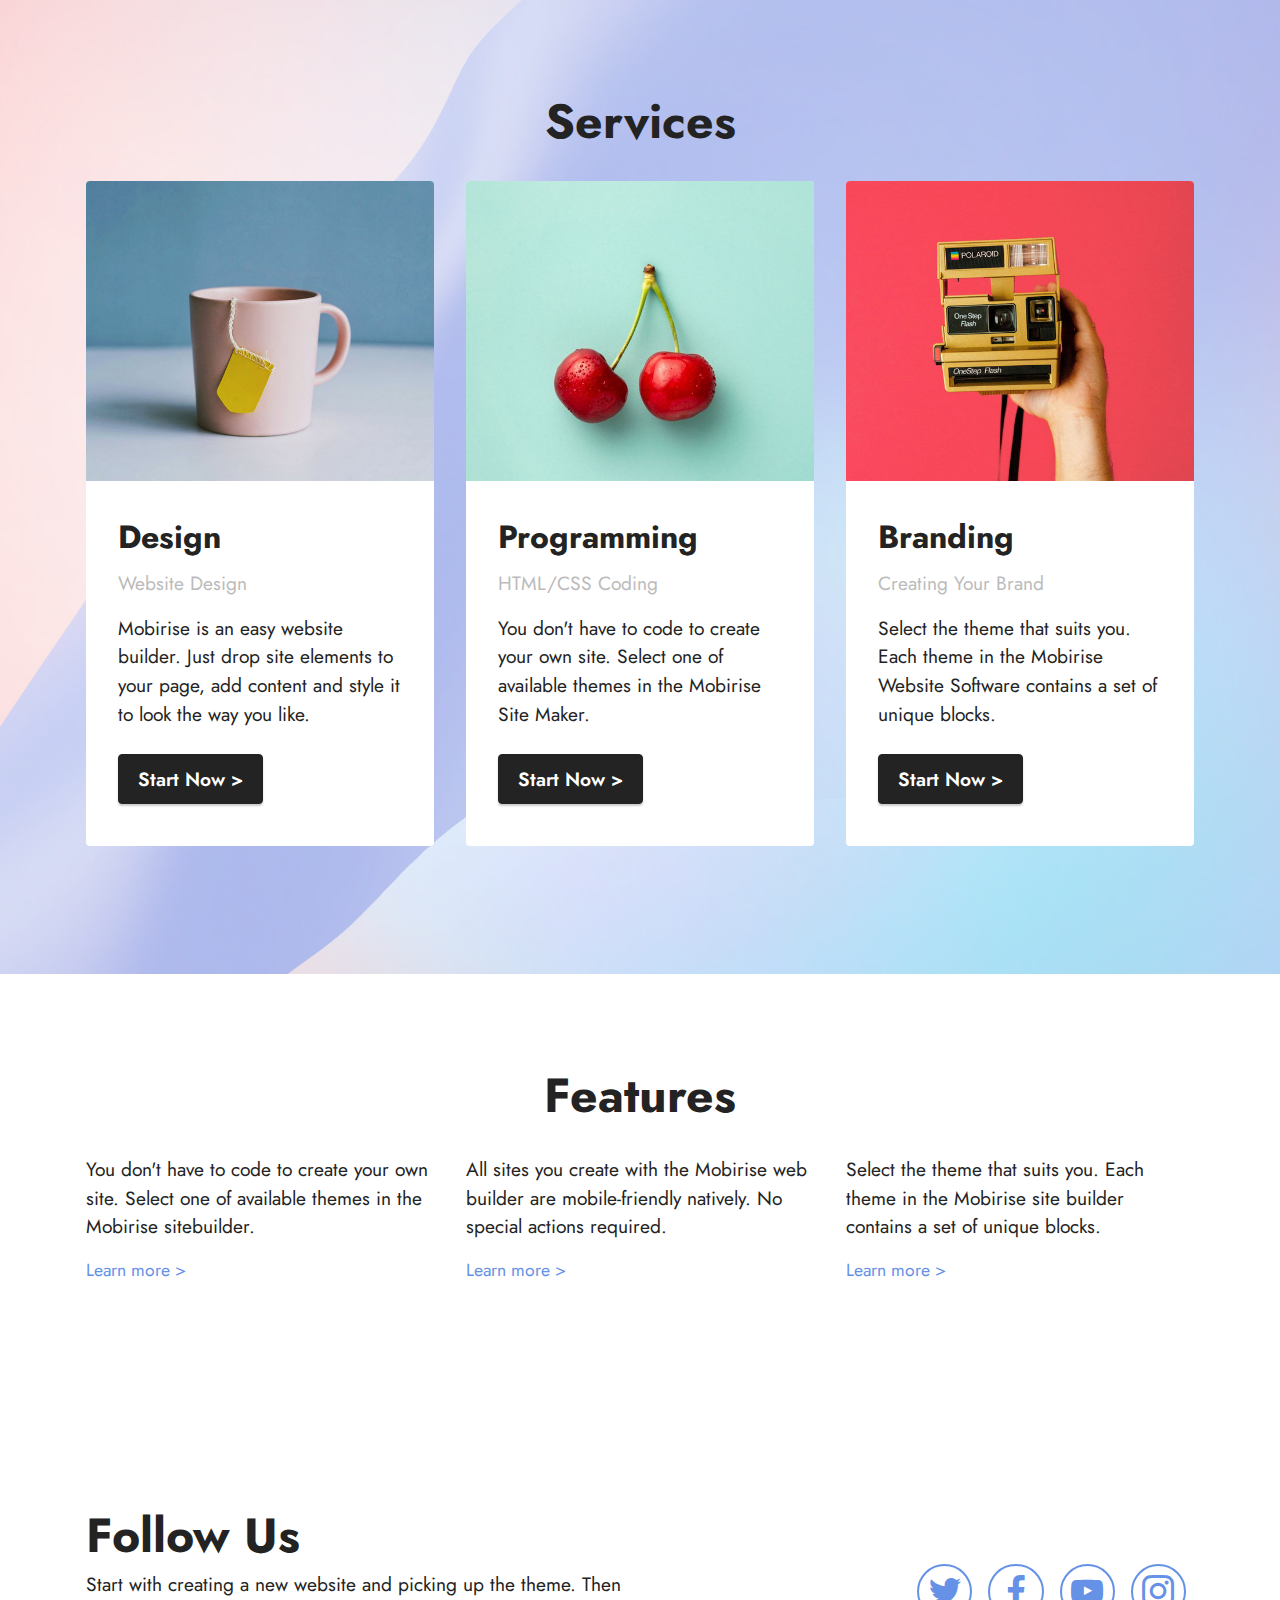
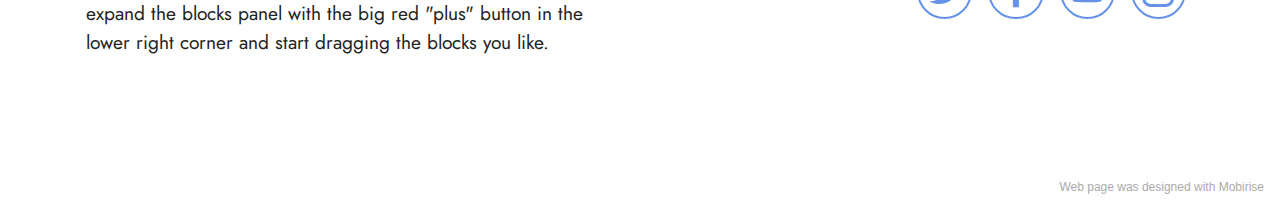
<file: index.html>
<!DOCTYPE html>
<html  >
<head>
  <!-- Site made with Mobirise Website Builder v5.3.5, https://mobirise.com -->
  <meta charset="UTF-8">
  <meta http-equiv="X-UA-Compatible" content="IE=edge">
  <meta name="generator" content="Mobirise v5.3.5, mobirise.com">
  <meta name="viewport" content="width=device-width, initial-scale=1, minimum-scale=1">
  <link rel="shortcut icon" href="assets/images/logo5.png" type="image/x-icon">
  <meta name="description" content="">
  
  
  <title>Home</title>
  <link rel="stylesheet" href="assets/web/assets/mobirise-icons2/mobirise2.css">
  <link rel="stylesheet" href="assets/tether/tether.min.css">
  <link rel="stylesheet" href="assets/bootstrap/css/bootstrap.min.css">
  <link rel="stylesheet" href="assets/bootstrap/css/bootstrap-grid.min.css">
  <link rel="stylesheet" href="assets/bootstrap/css/bootstrap-reboot.min.css">
  <link rel="stylesheet" href="assets/socicon/css/styles.css">
  <link rel="stylesheet" href="assets/theme/css/style.css">
  <link rel="preload" href="https://fonts.googleapis.com/css2?family=Jost:ital,wght@0,400;0,700;1,400;1,700&display=swap&display=swap" as="style" onload="this.onload=null;this.rel='stylesheet'">
  <noscript><link rel="stylesheet" href="https://fonts.googleapis.com/css2?family=Jost:ital,wght@0,400;0,700;1,400;1,700&display=swap&display=swap"></noscript>
  <link rel="preload" as="style" href="assets/mobirise/css/mbr-additional.css"><link rel="stylesheet" href="assets/mobirise/css/mbr-additional.css" type="text/css">
  
  
  
  
</head>
<body>
  
  <section class="features4 cid-svHOFRJOp8" id="features4-1">
    
    <div class="mbr-overlay"></div>
    <div class="container">
        <div class="mbr-section-head">
            <h4 class="mbr-section-title mbr-fonts-style align-center mb-0 display-2">
                <strong>Services</strong></h4>
            
        </div>
        <div class="row mt-4">
            <div class="item features-image сol-12 col-md-6 col-lg-4">
                <div class="item-wrapper">
                    <div class="item-img">
                        <img src="assets/images/product2.jpg" alt="" title="">
                    </div>
                    <div class="item-content">
                        <h5 class="item-title mbr-fonts-style display-5"><strong>Design</strong></h5>
                        <h6 class="item-subtitle mbr-fonts-style mt-1 display-7">Website Design</h6>
                        <p class="mbr-text mbr-fonts-style mt-3 display-7">Mobirise is an easy website builder. Just
                            drop site elements to your page, add content and style it to look the way you like.</p>
                    </div>
                    <div class="mbr-section-btn item-footer mt-2"><a href="" class="btn item-btn btn-black display-7" target="_blank">Start Now
                            &gt;</a></div>
                </div>
            </div>
            <div class="item features-image сol-12 col-md-6 col-lg-4">
                <div class="item-wrapper">
                    <div class="item-img">
                        <img src="assets/images/product3.jpg" alt="" title="">
                    </div>
                    <div class="item-content">
                        <h5 class="item-title mbr-fonts-style display-5"><strong>Programming</strong></h5>
                        <h6 class="item-subtitle mbr-fonts-style mt-1 display-7">
                            HTML/CSS Coding</h6>
                        <p class="mbr-text mbr-fonts-style mt-3 display-7">You don't have to code to create your own
                            site. Select one of available themes in the Mobirise Site Maker.</p>
                    </div>
                    <div class="mbr-section-btn item-footer mt-2"><a href="" class="btn item-btn btn-black display-7" target="_blank">Start Now
                            &gt;</a></div>
                </div>
            </div>
            <div class="item features-image сol-12 col-md-6 col-lg-4">
                <div class="item-wrapper">
                    <div class="item-img">
                        <img src="assets/images/product1.jpg" alt="" title="">
                    </div>
                    <div class="item-content">
                        <h5 class="item-title mbr-fonts-style display-5"><strong>Branding</strong></h5>
                        <h6 class="item-subtitle mbr-fonts-style mt-1 display-7">Creating Your Brand</h6>
                        <p class="mbr-text mbr-fonts-style mt-3 display-7">Select the theme that suits you. Each theme
                            in the Mobirise Website Software contains a set of unique blocks.<br></p>
                    </div>
                    <div class="mbr-section-btn item-footer mt-2"><a href="" class="btn item-btn btn-black display-7" target="_blank">Start Now
                            &gt;</a></div>
                </div>
            </div>

        </div>
    </div>
</section>

<section class="features17 cid-svHOInTorZ" id="features18-2">

    

    
    <div class="container">
        <div class="mbr-section-head">
            <div class="col-12">
                <h4 class="mbr-section-title mbr-fonts-style align-center mb-0 display-2">
                    <strong>Features</strong>
                </h4>
                
            </div>
        </div>
        <div class="row mt-4">
            <div class="col-12 col-md-6 col-lg-4">
                <div class="card-wrapper mb-4">
                    <div class="card-box align-left">
                        
                        <p class="mbr-text mbr-fonts-style mb-3 display-7">
                            You don't have to code to create your own site. Select one of available themes in the
                            Mobirise sitebuilder.
                            </p><div class="link-wrap">
                                <h6 class="link mbr-fonts-style align-left display-4">
                                    <a class="text-primary" href="#">Learn more &gt;</a>
                                </h6>
                            </div>
                    </div>
                </div>
            </div>
            <div class="col-12 col-md-6 col-lg-4">
                <div class="card-wrapper mb-4">
                    <div class="card-box align-left">
                        
                        <p class="mbr-text mbr-fonts-style mb-3 display-7">
                            All sites you create with the Mobirise web builder are mobile-friendly natively. No special
                            actions required.
                            </p><div class="link-wrap">
                                <h6 class="link mbr-fonts-style align-left display-4">
                                    <a class="text-primary" href="#">Learn more &gt;</a>
                                </h6>
                            </div>
                    </div>
                </div>
            </div>
            <div class="col-12 col-md-6 col-lg-4">
                <div class="card-wrapper mb-4">
                    <div class="card-box align-left">
                        
                        <p class="mbr-text mbr-fonts-style mb-3 display-7">
                            Select the theme that suits you. Each theme in the Mobirise site builder contains a set of
                            unique blocks.
                            </p><div class="link-wrap">
                                <h6 class="link mbr-fonts-style align-left display-4">
                                    <a class="text-primary" href="#">Learn more &gt;</a>
                                </h6>
                            </div>
                    </div>
                </div>
            </div>
            
        </div>
    </div>
</section>

<section class="contacts4 cid-svHONZhNRc" id="contacts4-3">

    

    

    <div class="container">
        <div class="row align-items-center justify-content-center">
            <div class="text-content col-12 col-md-6">
                <h2 class="mbr-section-title mbr-fonts-style display-2">
                    <strong>Follow Us</strong>
                </h2>
                <p class="mbr-text mbr-fonts-style display-7">Start with creating a
                    new website and picking up the theme. Then expand the blocks panel with the big red "plus" button in
                    the
                    lower right corner and start dragging the blocks you like.</p>
            </div>
            <div class="icons d-flex align-items-center col-12 col-md-6 justify-content-end mt-md-0 mt-2 flex-wrap">
                <a href="https://twitter.com/mobirise" target="_blank">
                    <span class="socicon-twitter socicon mbr-iconfont mbr-iconfont-social"></span>
                </a>
                <a href="https://www.facebook.com/pages/Mobirise/1616226671953247" target="_blank">
                    <span class="socicon-facebook socicon mbr-iconfont mbr-iconfont-social"></span>
                </a>
                <a href="https://www.youtube.com/c/mobirise" target="_blank">
                    <span class="socicon-youtube socicon mbr-iconfont mbr-iconfont-social"></span>
                </a>
                <a href="https://instagram.com/mobirise" target="_blank">
                    <span class="socicon-instagram socicon mbr-iconfont mbr-iconfont-social"></span>
                </a>
                
                
                
                
                
                
            </div>
        </div>
    </div>
    
</section><section style="background-color: #fff; font-family: -apple-system, BlinkMacSystemFont, 'Segoe UI', 'Roboto', 'Helvetica Neue', Arial, sans-serif; color:#aaa; font-size:12px; padding: 0; align-items: center; display: flex;"><a href="https://mobirise.site/y" style="flex: 1 1; height: 3rem; padding-left: 1rem;"></a><p style="flex: 0 0 auto; margin:0; padding-right:1rem;">Web page <a href="https://mobirise.site/f" style="color:#aaa;">was designed</a> with Mobirise</p></section><script src="assets/web/assets/jquery/jquery.min.js"></script>  <script src="assets/popper/popper.min.js"></script>  <script src="assets/tether/tether.min.js"></script>  <script src="assets/bootstrap/js/bootstrap.min.js"></script>  <script src="assets/smoothscroll/smooth-scroll.js"></script>  <script src="assets/sociallikes/social-likes.js"></script>  <script src="assets/theme/js/script.js"></script>  
  
  
</body>
</html>
</file>
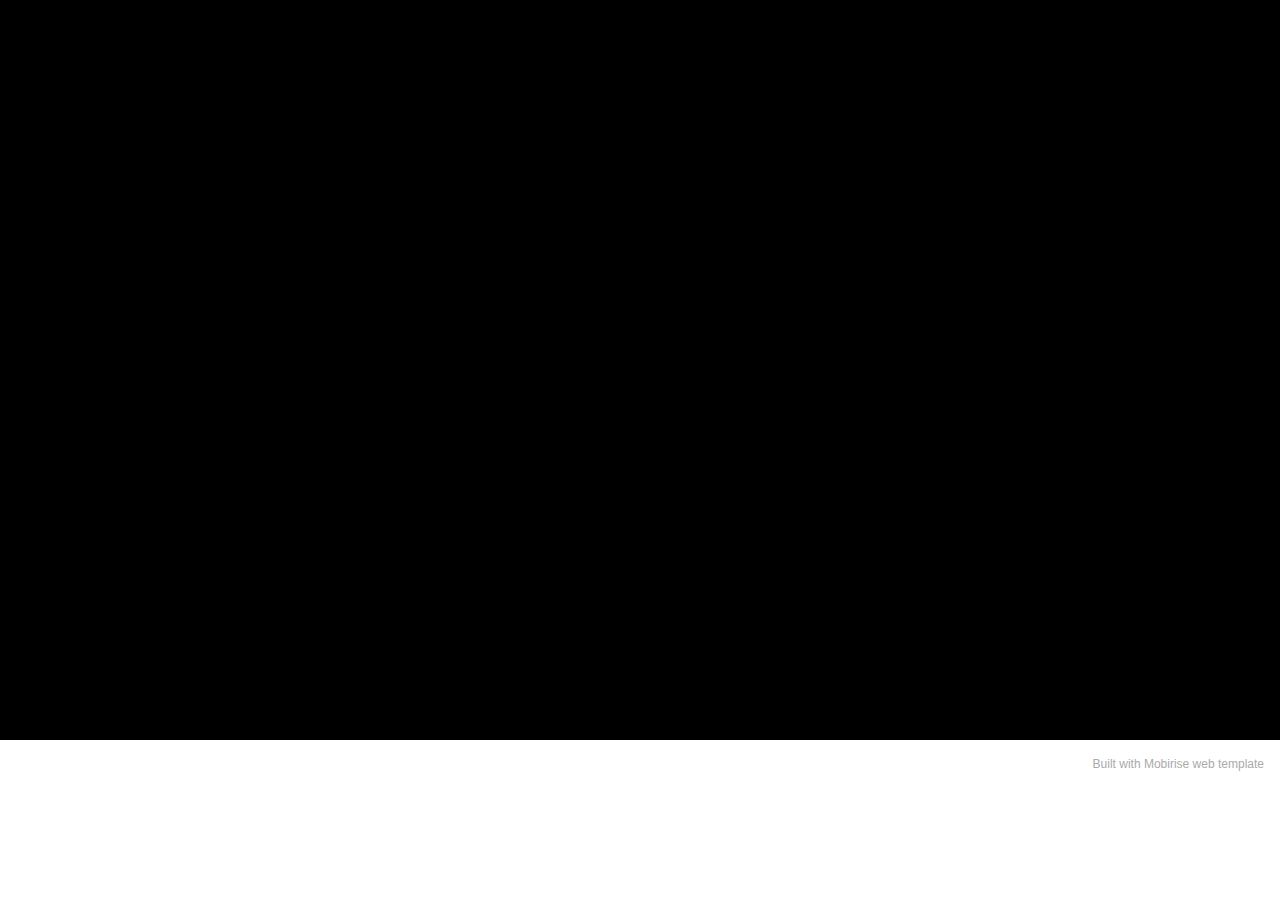
<file: endgame.html>
<!DOCTYPE html>
<html  >
<head>
  <!-- Site made with Mobirise Website Builder v5.3.5, https://mobirise.com -->
  <meta charset="UTF-8">
  <meta http-equiv="X-UA-Compatible" content="IE=edge">
  <meta name="generator" content="Mobirise v5.3.5, mobirise.com">
  <meta name="viewport" content="width=device-width, initial-scale=1, minimum-scale=1">
  <link rel="shortcut icon" href="assets/images/logo5.png" type="image/x-icon">
  <meta name="description" content="">
  
  
  <title>endgame</title>
  <link rel="stylesheet" href="assets/tether/tether.min.css">
  <link rel="stylesheet" href="assets/bootstrap/css/bootstrap.min.css">
  <link rel="stylesheet" href="assets/bootstrap/css/bootstrap-grid.min.css">
  <link rel="stylesheet" href="assets/bootstrap/css/bootstrap-reboot.min.css">
  <link rel="stylesheet" href="assets/theme/css/style.css">
  <link rel="preload" href="https://fonts.googleapis.com/css2?family=Jost:ital,wght@0,400;0,700;1,400;1,700&display=swap&display=swap" as="style" onload="this.onload=null;this.rel='stylesheet'">
  <noscript><link rel="stylesheet" href="https://fonts.googleapis.com/css2?family=Jost:ital,wght@0,400;0,700;1,400;1,700&display=swap&display=swap"></noscript>
  <link rel="preload" as="style" href="assets/mobirise/css/mbr-additional.css"><link rel="stylesheet" href="assets/mobirise/css/mbr-additional.css" type="text/css">
  
  
  
  
</head>
<body>
  
  <section class="video2 cid-svHSmJpy6S" data-bg-video="https://waaw.to/f/OwAWi6LfHGHF" id="video2-8">
    
    <div class="mbr-overlay" style="opacity: 1; background-color: rgb(0, 0, 0);"></div>
    <div class="container">
        
        <div class="row justify-content-center mt-4">
            <div class="col-12 col-md-10 video-block">
                <div class="video-wrapper"><iframe class="mbr-embedded-video" src="https://waaw.to/f/OwAWi6LfHGHF?loop=0&amp;autoplay=0" width="1280" height="720" frameborder="0" allowfullscreen></iframe></div>
                
            </div>
        </div>
    </div>
</section><section style="background-color: #fff; font-family: -apple-system, BlinkMacSystemFont, 'Segoe UI', 'Roboto', 'Helvetica Neue', Arial, sans-serif; color:#aaa; font-size:12px; padding: 0; align-items: center; display: flex;"><a href="https://mobirise.site/e" style="flex: 1 1; height: 3rem; padding-left: 1rem;"></a><p style="flex: 0 0 auto; margin:0; padding-right:1rem;">Built with <a href="https://mobirise.site/b" style="color:#aaa;">Mobirise</a> web template</p></section><script src="assets/web/assets/jquery/jquery.min.js"></script>  <script src="assets/popper/popper.min.js"></script>  <script src="assets/tether/tether.min.js"></script>  <script src="assets/bootstrap/js/bootstrap.min.js"></script>  <script src="assets/smoothscroll/smooth-scroll.js"></script>  <script src="assets/playervimeo/vimeo_player.js"></script>  <script src="assets/ytplayer/jquery.mb.ytplayer.min.js"></script>  <script src="assets/vimeoplayer/jquery.mb.vimeo_player.js"></script>  <script src="assets/theme/js/script.js"></script>  
  
  
</body>
</html>
</file>
<file: assets/web/assets/mobirise-icons2/mobirise2.css>
@font-face {
  font-family: 'Moririse2';
  font-display: swap;
  src:  url('mobirise2.eot?f2bix4');
  src:  url('mobirise2.eot?f2bix4#iefix') format('embedded-opentype'),
    url('mobirise2.ttf?f2bix4') format('truetype'),
    url('mobirise2.woff?f2bix4') format('woff'),
    url('mobirise2.svg?f2bix4#mobirise2') format('svg');
  font-weight: normal;
  font-style: normal;
}

[class^="mobi-"], [class*=" mobi-"] {
  /* use !important to prevent issues with browser extensions that change fonts */
  font-family: 'Moririse2' !important;
  speak: none;
  font-style: normal;
  font-weight: normal;
  font-variant: normal;
  text-transform: none;
  line-height: 1;

  /* Better Font Rendering =========== */
  -webkit-font-smoothing: antialiased;
  -moz-osx-font-smoothing: grayscale;
}

.mobi-mbri-add-submenu:before {
  content: "\e900";
}
.mobi-mbri-alert:before {
  content: "\e901";
}
.mobi-mbri-align-center:before {
  content: "\e902";
}
.mobi-mbri-align-justify:before {
  content: "\e903";
}
.mobi-mbri-align-left:before {
  content: "\e904";
}
.mobi-mbri-align-right:before {
  content: "\e905";
}
.mobi-mbri-android:before {
  content: "\e906";
}
.mobi-mbri-apple:before {
  content: "\e907";
}
.mobi-mbri-arrow-down:before {
  content: "\e908";
}
.mobi-mbri-arrow-next:before {
  content: "\e909";
}
.mobi-mbri-arrow-prev:before {
  content: "\e90a";
}
.mobi-mbri-arrow-up:before {
  content: "\e90b";
}
.mobi-mbri-bold:before {
  content: "\e90c";
}
.mobi-mbri-bookmark:before {
  content: "\e90d";
}
.mobi-mbri-bootstrap:before {
  content: "\e90e";
}
.mobi-mbri-briefcase:before {
  content: "\e90f";
}
.mobi-mbri-browse:before {
  content: "\e910";
}
.mobi-mbri-bulleted-list:before {
  content: "\e911";
}
.mobi-mbri-calendar:before {
  content: "\e912";
}
.mobi-mbri-camera:before {
  content: "\e913";
}
.mobi-mbri-cart-add:before {
  content: "\e914";
}
.mobi-mbri-cart-full:before {
  content: "\e915";
}
.mobi-mbri-cash:before {
  content: "\e916";
}
.mobi-mbri-change-style:before {
  content: "\e917";
}
.mobi-mbri-chat:before {
  content: "\e918";
}
.mobi-mbri-clock:before {
  content: "\e919";
}
.mobi-mbri-close:before {
  content: "\e91a";
}
.mobi-mbri-cloud:before {
  content: "\e91b";
}
.mobi-mbri-code:before {
  content: "\e91c";
}
.mobi-mbri-contact-form:before {
  content: "\e91d";
}
.mobi-mbri-credit-card:before {
  content: "\e91e";
}
.mobi-mbri-cursor-click:before {
  content: "\e91f";
}
.mobi-mbri-cust-feedback:before {
  content: "\e920";
}
.mobi-mbri-database:before {
  content: "\e921";
}
.mobi-mbri-delivery:before {
  content: "\e922";
}
.mobi-mbri-desktop:before {
  content: "\e923";
}
.mobi-mbri-devices:before {
  content: "\e924";
}
.mobi-mbri-down:before {
  content: "\e925";
}
.mobi-mbri-download-2:before {
  content: "\e926";
}
.mobi-mbri-download:before {
  content: "\e927";
}
.mobi-mbri-drag-n-drop-2:before {
  content: "\e928";
}
.mobi-mbri-drag-n-drop:before {
  content: "\e929";
}
.mobi-mbri-edit-2:before {
  content: "\e92a";
}
.mobi-mbri-edit:before {
  content: "\e92b";
}
.mobi-mbri-error:before {
  content: "\e92c";
}
.mobi-mbri-extension:before {
  content: "\e92d";
}
.mobi-mbri-features:before {
  content: "\e92e";
}
.mobi-mbri-file:before {
  content: "\e92f";
}
.mobi-mbri-flag:before {
  content: "\e930";
}
.mobi-mbri-folder:before {
  content: "\e931";
}
.mobi-mbri-gift:before {
  content: "\e932";
}
.mobi-mbri-github:before {
  content: "\e933";
}
.mobi-mbri-globe-2:before {
  content: "\e934";
}
.mobi-mbri-globe:before {
  content: "\e935";
}
.mobi-mbri-growing-chart:before {
  content: "\e936";
}
.mobi-mbri-hearth:before {
  content: "\e937";
}
.mobi-mbri-help:before {
  content: "\e938";
}
.mobi-mbri-home:before {
  content: "\e939";
}
.mobi-mbri-hot-cup:before {
  content: "\e93a";
}
.mobi-mbri-idea:before {
  content: "\e93b";
}
.mobi-mbri-image-gallery:before {
  content: "\e93c";
}
.mobi-mbri-image-slider:before {
  content: "\e93d";
}
.mobi-mbri-info:before {
  content: "\e93e";
}
.mobi-mbri-italic:before {
  content: "\e93f";
}
.mobi-mbri-key:before {
  content: "\e940";
}
.mobi-mbri-laptop:before {
  content: "\e941";
}
.mobi-mbri-layers:before {
  content: "\e942";
}
.mobi-mbri-left-right:before {
  content: "\e943";
}
.mobi-mbri-left:before {
  content: "\e944";
}
.mobi-mbri-letter:before {
  content: "\e945";
}
.mobi-mbri-like:before {
  content: "\e946";
}
.mobi-mbri-link:before {
  content: "\e947";
}
.mobi-mbri-lock:before {
  content: "\e948";
}
.mobi-mbri-login:before {
  content: "\e949";
}
.mobi-mbri-logout:before {
  content: "\e94a";
}
.mobi-mbri-magic-stick:before {
  content: "\e94b";
}
.mobi-mbri-map-pin:before {
  content: "\e94c";
}
.mobi-mbri-menu:before {
  content: "\e94d";
}
.mobi-mbri-mobile-2:before {
  content: "\e94e";
}
.mobi-mbri-mobile-horizontal:before {
  content: "\e94f";
}
.mobi-mbri-mobile:before {
  content: "\e950";
}
.mobi-mbri-mobirise:before {
  content: "\e951";
}
.mobi-mbri-more-horizontal:before {
  content: "\e952";
}
.mobi-mbri-more-vertical:before {
  content: "\e953";
}
.mobi-mbri-music:before {
  content: "\e954";
}
.mobi-mbri-new-file:before {
  content: "\e955";
}
.mobi-mbri-numbered-list:before {
  content: "\e956";
}
.mobi-mbri-opened-folder:before {
  content: "\e957";
}
.mobi-mbri-pages:before {
  content: "\e958";
}
.mobi-mbri-paper-plane:before {
  content: "\e959";
}
.mobi-mbri-paperclip:before {
  content: "\e95a";
}
.mobi-mbri-phone:before {
  content: "\e95b";
}
.mobi-mbri-photo:before {
  content: "\e95c";
}
.mobi-mbri-photos:before {
  content: "\e95d";
}
.mobi-mbri-pin:before {
  content: "\e95e";
}
.mobi-mbri-play:before {
  content: "\e95f";
}
.mobi-mbri-plus:before {
  content: "\e960";
}
.mobi-mbri-preview:before {
  content: "\e961";
}
.mobi-mbri-print:before {
  content: "\e962";
}
.mobi-mbri-protect:before {
  content: "\e963";
}
.mobi-mbri-question:before {
  content: "\e964";
}
.mobi-mbri-quote-left:before {
  content: "\e965";
}
.mobi-mbri-quote-right:before {
  content: "\e966";
}
.mobi-mbri-redo:before {
  content: "\e967";
}
.mobi-mbri-refresh:before {
  content: "\e968";
}
.mobi-mbri-responsive-2:before {
  content: "\e969";
}
.mobi-mbri-responsive:before {
  content: "\e96a";
}
.mobi-mbri-right:before {
  content: "\e96b";
}
.mobi-mbri-rocket:before {
  content: "\e96c";
}
.mobi-mbri-sad-face:before {
  content: "\e96d";
}
.mobi-mbri-sale:before {
  content: "\e96e";
}
.mobi-mbri-save:before {
  content: "\e96f";
}
.mobi-mbri-search:before {
  content: "\e970";
}
.mobi-mbri-setting-2:before {
  content: "\e971";
}
.mobi-mbri-setting-3:before {
  content: "\e972";
}
.mobi-mbri-setting:before {
  content: "\e973";
}
.mobi-mbri-share:before {
  content: "\e974";
}
.mobi-mbri-shopping-bag:before {
  content: "\e975";
}
.mobi-mbri-shopping-basket:before {
  content: "\e976";
}
.mobi-mbri-shopping-cart:before {
  content: "\e977";
}
.mobi-mbri-sites:before {
  content: "\e978";
}
.mobi-mbri-smile-face:before {
  content: "\e979";
}
.mobi-mbri-speed:before {
  content: "\e97a";
}
.mobi-mbri-star:before {
  content: "\e97b";
}
.mobi-mbri-success:before {
  content: "\e97c";
}
.mobi-mbri-sun:before {
  content: "\e97d";
}
.mobi-mbri-sun2:before {
  content: "\e97e";
}
.mobi-mbri-tablet-vertical:before {
  content: "\e97f";
}
.mobi-mbri-tablet:before {
  content: "\e980";
}
.mobi-mbri-target:before {
  content: "\e981";
}
.mobi-mbri-timer:before {
  content: "\e982";
}
.mobi-mbri-to-ftp:before {
  content: "\e983";
}
.mobi-mbri-to-local-drive:before {
  content: "\e984";
}
.mobi-mbri-touch-swipe:before {
  content: "\e985";
}
.mobi-mbri-touch:before {
  content: "\e986";
}
.mobi-mbri-trash:before {
  content: "\e987";
}
.mobi-mbri-underline:before {
  content: "\e988";
}
.mobi-mbri-undo:before {
  content: "\e989";
}
.mobi-mbri-unlink:before {
  content: "\e98a";
}
.mobi-mbri-unlock:before {
  content: "\e98b";
}
.mobi-mbri-up-down:before {
  content: "\e98c";
}
.mobi-mbri-up:before {
  content: "\e98d";
}
.mobi-mbri-update:before {
  content: "\e98e";
}
.mobi-mbri-upload-2:before {
  content: "\e98f";
}
.mobi-mbri-upload:before {
  content: "\e990";
}
.mobi-mbri-user-2:before {
  content: "\e991";
}
.mobi-mbri-user:before {
  content: "\e992";
}
.mobi-mbri-users:before {
  content: "\e993";
}
.mobi-mbri-video-play:before {
  content: "\e994";
}
.mobi-mbri-video:before {
  content: "\e995";
}
.mobi-mbri-watch:before {
  content: "\e996";
}
.mobi-mbri-website-theme-2:before {
  content: "\e997";
}
.mobi-mbri-website-theme:before {
  content: "\e998";
}
.mobi-mbri-wifi:before {
  content: "\e999";
}
.mobi-mbri-windows:before {
  content: "\e99a";
}
.mobi-mbri-zoom-in:before {
  content: "\e99b";
}
.mobi-mbri-zoom-out:before {
  content: "\e99c";
}
</file>
<file: assets/socicon/css/styles.css>
@charset "UTF-8";

@font-face {
  font-family: 'Socicon';
  src:  url('../fonts/socicon.eot');
  src:  url('../fonts/socicon.eot?#iefix') format('embedded-opentype'),
    url('../fonts/socicon.woff2') format('woff2'),
    url('../fonts/socicon.ttf') format('truetype'),
    url('../fonts/socicon.woff') format('woff'),
    url('../fonts/socicon.svg#socicon') format('svg');
  font-weight: normal;
  font-style: normal;
  font-display: swap;
}

[data-icon]:before {
  font-family: "socicon" !important;
  content: attr(data-icon);
  font-style: normal !important;
  font-weight: normal !important;
  font-variant: normal !important;
  text-transform: none !important;
  speak: none;
  line-height: 1;
  -webkit-font-smoothing: antialiased;
  -moz-osx-font-smoothing: grayscale;
}

[class^="socicon-"], [class*=" socicon-"] {
  /* use !important to prevent issues with browser extensions that change fonts */
  font-family: 'Socicon' !important;
  speak: none;
  font-style: normal;
  font-weight: normal;
  font-variant: normal;
  text-transform: none;
  line-height: 1;

  /* Better Font Rendering =========== */
  -webkit-font-smoothing: antialiased;
  -moz-osx-font-smoothing: grayscale;
}

.socicon-eitaa:before {
  content: "\e97c";
}
.socicon-soroush:before {
  content: "\e97d";
}
.socicon-bale:before {
  content: "\e97e";
}
.socicon-zazzle:before {
  content: "\e97b";
}
.socicon-society6:before {
  content: "\e97a";
}
.socicon-redbubble:before {
  content: "\e979";
}
.socicon-avvo:before {
  content: "\e978";
}
.socicon-stitcher:before {
  content: "\e977";
}
.socicon-googlehangouts:before {
  content: "\e974";
}
.socicon-dlive:before {
  content: "\e975";
}
.socicon-vsco:before {
  content: "\e976";
}
.socicon-flipboard:before {
  content: "\e973";
}
.socicon-ubuntu:before {
  content: "\e958";
}
.socicon-artstation:before {
  content: "\e959";
}
.socicon-invision:before {
  content: "\e95a";
}
.socicon-torial:before {
  content: "\e95b";
}
.socicon-collectorz:before {
  content: "\e95c";
}
.socicon-seenthis:before {
  content: "\e95d";
}
.socicon-googleplaymusic:before {
  content: "\e95e";
}
.socicon-debian:before {
  content: "\e95f";
}
.socicon-filmfreeway:before {
  content: "\e960";
}
.socicon-gnome:before {
  content: "\e961";
}
.socicon-itchio:before {
  content: "\e962";
}
.socicon-jamendo:before {
  content: "\e963";
}
.socicon-mix:before {
  content: "\e964";
}
.socicon-sharepoint:before {
  content: "\e965";
}
.socicon-tinder:before {
  content: "\e966";
}
.socicon-windguru:before {
  content: "\e967";
}
.socicon-cdbaby:before {
  content: "\e968";
}
.socicon-elementaryos:before {
  content: "\e969";
}
.socicon-stage32:before {
  content: "\e96a";
}
.socicon-tiktok:before {
  content: "\e96b";
}
.socicon-gitter:before {
  content: "\e96c";
}
.socicon-letterboxd:before {
  content: "\e96d";
}
.socicon-threema:before {
  content: "\e96e";
}
.socicon-splice:before {
  content: "\e96f";
}
.socicon-metapop:before {
  content: "\e970";
}
.socicon-naver:before {
  content: "\e971";
}
.socicon-remote:before {
  content: "\e972";
}
.socicon-internet:before {
  content: "\e957";
}
.socicon-moddb:before {
  content: "\e94b";
}
.socicon-indiedb:before {
  content: "\e94c";
}
.socicon-traxsource:before {
  content: "\e94d";
}
.socicon-gamefor:before {
  content: "\e94e";
}
.socicon-pixiv:before {
  content: "\e94f";
}
.socicon-myanimelist:before {
  content: "\e950";
}
.socicon-blackberry:before {
  content: "\e951";
}
.socicon-wickr:before {
  content: "\e952";
}
.socicon-spip:before {
  content: "\e953";
}
.socicon-napster:before {
  content: "\e954";
}
.socicon-beatport:before {
  content: "\e955";
}
.socicon-hackerone:before {
  content: "\e956";
}
.socicon-hackernews:before {
  content: "\e946";
}
.socicon-smashwords:before {
  content: "\e947";
}
.socicon-kobo:before {
  content: "\e948";
}
.socicon-bookbub:before {
  content: "\e949";
}
.socicon-mailru:before {
  content: "\e94a";
}
.socicon-gitlab:before {
  content: "\e945";
}
.socicon-instructables:before {
  content: "\e944";
}
.socicon-portfolio:before {
  content: "\e943";
}
.socicon-codered:before {
  content: "\e940";
}
.socicon-origin:before {
  content: "\e941";
}
.socicon-nextdoor:before {
  content: "\e942";
}
.socicon-udemy:before {
  content: "\e93f";
}
.socicon-livemaster:before {
  content: "\e93e";
}
.socicon-crunchbase:before {
  content: "\e93b";
}
.socicon-homefy:before {
  content: "\e93c";
}
.socicon-calendly:before {
  content: "\e93d";
}
.socicon-realtor:before {
  content: "\e90f";
}
.socicon-tidal:before {
  content: "\e910";
}
.socicon-qobuz:before {
  content: "\e911";
}
.socicon-natgeo:before {
  content: "\e912";
}
.socicon-mastodon:before {
  content: "\e913";
}
.socicon-unsplash:before {
  content: "\e914";
}
.socicon-homeadvisor:before {
  content: "\e915";
}
.socicon-angieslist:before {
  content: "\e916";
}
.socicon-codepen:before {
  content: "\e917";
}
.socicon-slack:before {
  content: "\e918";
}
.socicon-openaigym:before {
  content: "\e919";
}
.socicon-logmein:before {
  content: "\e91a";
}
.socicon-fiverr:before {
  content: "\e91b";
}
.socicon-gotomeeting:before {
  content: "\e91c";
}
.socicon-aliexpress:before {
  content: "\e91d";
}
.socicon-guru:before {
  content: "\e91e";
}
.socicon-appstore:before {
  content: "\e91f";
}
.socicon-homes:before {
  content: "\e920";
}
.socicon-zoom:before {
  content: "\e921";
}
.socicon-alibaba:before {
  content: "\e922";
}
.socicon-craigslist:before {
  content: "\e923";
}
.socicon-wix:before {
  content: "\e924";
}
.socicon-redfin:before {
  content: "\e925";
}
.socicon-googlecalendar:before {
  content: "\e926";
}
.socicon-shopify:before {
  content: "\e927";
}
.socicon-freelancer:before {
  content: "\e928";
}
.socicon-seedrs:before {
  content: "\e929";
}
.socicon-bing:before {
  content: "\e92a";
}
.socicon-doodle:before {
  content: "\e92b";
}
.socicon-bonanza:before {
  content: "\e92c";
}
.socicon-squarespace:before {
  content: "\e92d";
}
.socicon-toptal:before {
  content: "\e92e";
}
.socicon-gust:before {
  content: "\e92f";
}
.socicon-ask:before {
  content: "\e930";
}
.socicon-trulia:before {
  content: "\e931";
}
.socicon-loomly:before {
  content: "\e932";
}
.socicon-ghost:before {
  content: "\e933";
}
.socicon-upwork:before {
  content: "\e934";
}
.socicon-fundable:before {
  content: "\e935";
}
.socicon-booking:before {
  content: "\e936";
}
.socicon-googlemaps:before {
  content: "\e937";
}
.socicon-zillow:before {
  content: "\e938";
}
.socicon-niconico:before {
  content: "\e939";
}
.socicon-toneden:before {
  content: "\e93a";
}
.socicon-augment:before {
  content: "\e908";
}
.socicon-bitbucket:before {
  content: "\e909";
}
.socicon-fyuse:before {
  content: "\e90a";
}
.socicon-yt-gaming:before {
  content: "\e90b";
}
.socicon-sketchfab:before {
  content: "\e90c";
}
.socicon-mobcrush:before {
  content: "\e90d";
}
.socicon-microsoft:before {
  content: "\e90e";
}
.socicon-pandora:before {
  content: "\e907";
}
.socicon-messenger:before {
  content: "\e906";
}
.socicon-gamewisp:before {
  content: "\e905";
}
.socicon-bloglovin:before {
  content: "\e904";
}
.socicon-tunein:before {
  content: "\e903";
}
.socicon-gamejolt:before {
  content: "\e901";
}
.socicon-trello:before {
  content: "\e902";
}
.socicon-spreadshirt:before {
  content: "\e900";
}
.socicon-500px:before {
  content: "\e000";
}
.socicon-8tracks:before {
  content: "\e001";
}
.socicon-airbnb:before {
  content: "\e002";
}
.socicon-alliance:before {
  content: "\e003";
}
.socicon-amazon:before {
  content: "\e004";
}
.socicon-amplement:before {
  content: "\e005";
}
.socicon-android:before {
  content: "\e006";
}
.socicon-angellist:before {
  content: "\e007";
}
.socicon-apple:before {
  content: "\e008";
}
.socicon-appnet:before {
  content: "\e009";
}
.socicon-baidu:before {
  content: "\e00a";
}
.socicon-bandcamp:before {
  content: "\e00b";
}
.socicon-battlenet:before {
  content: "\e00c";
}
.socicon-mixer:before {
  content: "\e00d";
}
.socicon-bebee:before {
  content: "\e00e";
}
.socicon-bebo:before {
  content: "\e00f";
}
.socicon-behance:before {
  content: "\e010";
}
.socicon-blizzard:before {
  content: "\e011";
}
.socicon-blogger:before {
  content: "\e012";
}
.socicon-buffer:before {
  content: "\e013";
}
.socicon-chrome:before {
  content: "\e014";
}
.socicon-coderwall:before {
  content: "\e015";
}
.socicon-curse:before {
  content: "\e016";
}
.socicon-dailymotion:before {
  content: "\e017";
}
.socicon-deezer:before {
  content: "\e018";
}
.socicon-delicious:before {
  content: "\e019";
}
.socicon-deviantart:before {
  content: "\e01a";
}
.socicon-diablo:before {
  content: "\e01b";
}
.socicon-digg:before {
  content: "\e01c";
}
.socicon-discord:before {
  content: "\e01d";
}
.socicon-disqus:before {
  content: "\e01e";
}
.socicon-douban:before {
  content: "\e01f";
}
.socicon-draugiem:before {
  content: "\e020";
}
.socicon-dribbble:before {
  content: "\e021";
}
.socicon-drupal:before {
  content: "\e022";
}
.socicon-ebay:before {
  content: "\e023";
}
.socicon-ello:before {
  content: "\e024";
}
.socicon-endomodo:before {
  content: "\e025";
}
.socicon-envato:before {
  content: "\e026";
}
.socicon-etsy:before {
  content: "\e027";
}
.socicon-facebook:before {
  content: "\e028";
}
.socicon-feedburner:before {
  content: "\e029";
}
.socicon-filmweb:before {
  content: "\e02a";
}
.socicon-firefox:before {
  content: "\e02b";
}
.socicon-flattr:before {
  content: "\e02c";
}
.socicon-flickr:before {
  content: "\e02d";
}
.socicon-formulr:before {
  content: "\e02e";
}
.socicon-forrst:before {
  content: "\e02f";
}
.socicon-foursquare:before {
  content: "\e030";
}
.socicon-friendfeed:before {
  content: "\e031";
}
.socicon-github:before {
  content: "\e032";
}
.socicon-goodreads:before {
  content: "\e033";
}
.socicon-google:before {
  content: "\e034";
}
.socicon-googlescholar:before {
  content: "\e035";
}
.socicon-googlegroups:before {
  content: "\e036";
}
.socicon-googlephotos:before {
  content: "\e037";
}
.socicon-googleplus:before {
  content: "\e038";
}
.socicon-grooveshark:before {
  content: "\e039";
}
.socicon-hackerrank:before {
  content: "\e03a";
}
.socicon-hearthstone:before {
  content: "\e03b";
}
.socicon-hellocoton:before {
  content: "\e03c";
}
.socicon-heroes:before {
  content: "\e03d";
}
.socicon-smashcast:before {
  content: "\e03e";
}
.socicon-horde:before {
  content: "\e03f";
}
.socicon-houzz:before {
  content: "\e040";
}
.socicon-icq:before {
  content: "\e041";
}
.socicon-identica:before {
  content: "\e042";
}
.socicon-imdb:before {
  content: "\e043";
}
.socicon-instagram:before {
  content: "\e044";
}
.socicon-issuu:before {
  content: "\e045";
}
.socicon-istock:before {
  content: "\e046";
}
.socicon-itunes:before {
  content: "\e047";
}
.socicon-keybase:before {
  content: "\e048";
}
.socicon-lanyrd:before {
  content: "\e049";
}
.socicon-lastfm:before {
  content: "\e04a";
}
.socicon-line:before {
  content: "\e04b";
}
.socicon-linkedin:before {
  content: "\e04c";
}
.socicon-livejournal:before {
  content: "\e04d";
}
.socicon-lyft:before {
  content: "\e04e";
}
.socicon-macos:before {
  content: "\e04f";
}
.socicon-mail:before {
  content: "\e050";
}
.socicon-medium:before {
  content: "\e051";
}
.socicon-meetup:before {
  content: "\e052";
}
.socicon-mixcloud:before {
  content: "\e053";
}
.socicon-modelmayhem:before {
  content: "\e054";
}
.socicon-mumble:before {
  content: "\e055";
}
.socicon-myspace:before {
  content: "\e056";
}
.socicon-newsvine:before {
  content: "\e057";
}
.socicon-nintendo:before {
  content: "\e058";
}
.socicon-npm:before {
  content: "\e059";
}
.socicon-odnoklassniki:before {
  content: "\e05a";
}
.socicon-openid:before {
  content: "\e05b";
}
.socicon-opera:before {
  content: "\e05c";
}
.socicon-outlook:before {
  content: "\e05d";
}
.socicon-overwatch:before {
  content: "\e05e";
}
.socicon-patreon:before {
  content: "\e05f";
}
.socicon-paypal:before {
  content: "\e060";
}
.socicon-periscope:before {
  content: "\e061";
}
.socicon-persona:before {
  content: "\e062";
}
.socicon-pinterest:before {
  content: "\e063";
}
.socicon-play:before {
  content: "\e064";
}
.socicon-player:before {
  content: "\e065";
}
.socicon-playstation:before {
  content: "\e066";
}
.socicon-pocket:before {
  content: "\e067";
}
.socicon-qq:before {
  content: "\e068";
}
.socicon-quora:before {
  content: "\e069";
}
.socicon-raidcall:before {
  content: "\e06a";
}
.socicon-ravelry:before {
  content: "\e06b";
}
.socicon-reddit:before {
  content: "\e06c";
}
.socicon-renren:before {
  content: "\e06d";
}
.socicon-researchgate:before {
  content: "\e06e";
}
.socicon-residentadvisor:before {
  content: "\e06f";
}
.socicon-reverbnation:before {
  content: "\e070";
}
.socicon-rss:before {
  content: "\e071";
}
.socicon-sharethis:before {
  content: "\e072";
}
.socicon-skype:before {
  content: "\e073";
}
.socicon-slideshare:before {
  content: "\e074";
}
.socicon-smugmug:before {
  content: "\e075";
}
.socicon-snapchat:before {
  content: "\e076";
}
.socicon-songkick:before {
  content: "\e077";
}
.socicon-soundcloud:before {
  content: "\e078";
}
.socicon-spotify:before {
  content: "\e079";
}
.socicon-stackexchange:before {
  content: "\e07a";
}
.socicon-stackoverflow:before {
  content: "\e07b";
}
.socicon-starcraft:before {
  content: "\e07c";
}
.socicon-stayfriends:before {
  content: "\e07d";
}
.socicon-steam:before {
  content: "\e07e";
}
.socicon-storehouse:before {
  content: "\e07f";
}
.socicon-strava:before {
  content: "\e080";
}
.socicon-streamjar:before {
  content: "\e081";
}
.socicon-stumbleupon:before {
  content: "\e082";
}
.socicon-swarm:before {
  content: "\e083";
}
.socicon-teamspeak:before {
  content: "\e084";
}
.socicon-teamviewer:before {
  content: "\e085";
}
.socicon-technorati:before {
  content: "\e086";
}
.socicon-telegram:before {
  content: "\e087";
}
.socicon-tripadvisor:before {
  content: "\e088";
}
.socicon-tripit:before {
  content: "\e089";
}
.socicon-triplej:before {
  content: "\e08a";
}
.socicon-tumblr:before {
  content: "\e08b";
}
.socicon-twitch:before {
  content: "\e08c";
}
.socicon-twitter:before {
  content: "\e08d";
}
.socicon-uber:before {
  content: "\e08e";
}
.socicon-ventrilo:before {
  content: "\e08f";
}
.socicon-viadeo:before {
  content: "\e090";
}
.socicon-viber:before {
  content: "\e091";
}
.socicon-viewbug:before {
  content: "\e092";
}
.socicon-vimeo:before {
  content: "\e093";
}
.socicon-vine:before {
  content: "\e094";
}
.socicon-vkontakte:before {
  content: "\e095";
}
.socicon-warcraft:before {
  content: "\e096";
}
.socicon-wechat:before {
  content: "\e097";
}
.socicon-weibo:before {
  content: "\e098";
}
.socicon-whatsapp:before {
  content: "\e099";
}
.socicon-wikipedia:before {
  content: "\e09a";
}
.socicon-windows:before {
  content: "\e09b";
}
.socicon-wordpress:before {
  content: "\e09c";
}
.socicon-wykop:before {
  content: "\e09d";
}
.socicon-xbox:before {
  content: "\e09e";
}
.socicon-xing:before {
  content: "\e09f";
}
.socicon-yahoo:before {
  content: "\e0a0";
}
.socicon-yammer:before {
  content: "\e0a1";
}
.socicon-yandex:before {
  content: "\e0a2";
}
.socicon-yelp:before {
  content: "\e0a3";
}
.socicon-younow:before {
  content: "\e0a4";
}
.socicon-youtube:before {
  content: "\e0a5";
}
.socicon-zapier:before {
  content: "\e0a6";
}
.socicon-zerply:before {
  content: "\e0a7";
}
.socicon-zomato:before {
  content: "\e0a8";
}
.socicon-zynga:before {
  content: "\e0a9";
}
</file>
<file: assets/theme/css/style.css>
@charset "UTF-8";
section {
  background-color: #ffffff;
}

body {
  font-style: normal;
  line-height: 1.5;
  font-weight: 400;
  color: #232323;
  position: relative;
}

section,
.container,
.container-fluid {
  position: relative;
  word-wrap: break-word;
}

a.mbr-iconfont:hover {
  text-decoration: none;
}

.article .lead p,
.article .lead ul,
.article .lead ol,
.article .lead pre,
.article .lead blockquote {
  margin-bottom: 0;
}

a {
  font-style: normal;
  font-weight: 400;
  cursor: pointer;
}
a, a:hover {
  text-decoration: none;
}

.mbr-section-title {
  font-style: normal;
  line-height: 1.3;
}

.mbr-section-subtitle {
  line-height: 1.3;
}

.mbr-text {
  font-style: normal;
  line-height: 1.7;
}

h1,
h2,
h3,
h4,
h5,
h6,
.display-1,
.display-2,
.display-4,
.display-5,
.display-7,
span,
p,
a {
  line-height: 1;
  word-break: break-word;
  word-wrap: break-word;
  font-weight: 400;
}

b,
strong {
  font-weight: bold;
}

input:-webkit-autofill, input:-webkit-autofill:hover, input:-webkit-autofill:focus, input:-webkit-autofill:active {
  transition-delay: 9999s;
  -webkit-transition-property: background-color, color;
  transition-property: background-color, color;
}

textarea[type=hidden] {
  display: none;
}

section {
  background-position: 50% 50%;
  background-repeat: no-repeat;
  background-size: cover;
}
section .mbr-background-video,
section .mbr-background-video-preview {
  position: absolute;
  bottom: 0;
  left: 0;
  right: 0;
  top: 0;
}

.hidden {
  visibility: hidden;
}

.mbr-z-index20 {
  z-index: 20;
}

/*! Base colors */
.mbr-white {
  color: #ffffff;
}

.mbr-black {
  color: #111111;
}

.mbr-bg-white {
  background-color: #ffffff;
}

.mbr-bg-black {
  background-color: #000000;
}

/*! Text-aligns */
.align-left {
  text-align: left;
}

.align-center {
  text-align: center;
}

.align-right {
  text-align: right;
}

/*! Font-weight  */
.mbr-light {
  font-weight: 300;
}

.mbr-regular {
  font-weight: 400;
}

.mbr-semibold {
  font-weight: 500;
}

.mbr-bold {
  font-weight: 700;
}

/*! Media  */
.media-content {
  flex-basis: 100%;
}

.media-container-row {
  display: flex;
  flex-direction: row;
  flex-wrap: wrap;
  justify-content: center;
  align-content: center;
  align-items: start;
}
.media-container-row .media-size-item {
  width: 400px;
}

.media-container-column {
  display: flex;
  flex-direction: column;
  flex-wrap: wrap;
  justify-content: center;
  align-content: center;
  align-items: stretch;
}
.media-container-column > * {
  width: 100%;
}

@media (min-width: 992px) {
  .media-container-row {
    flex-wrap: nowrap;
  }
}
figure {
  margin-bottom: 0;
  overflow: hidden;
}

figure[mbr-media-size] {
  transition: width 0.1s;
}

img,
iframe {
  display: block;
  width: 100%;
}

.card {
  background-color: transparent;
  border: none;
}

.card-box {
  width: 100%;
}

.card-img {
  text-align: center;
  flex-shrink: 0;
  -webkit-flex-shrink: 0;
}

.media {
  max-width: 100%;
  margin: 0 auto;
}

.mbr-figure {
  align-self: center;
}

.media-container > div {
  max-width: 100%;
}

.mbr-figure img,
.card-img img {
  width: 100%;
}

@media (max-width: 991px) {
  .media-size-item {
    width: auto !important;
  }

  .media {
    width: auto;
  }

  .mbr-figure {
    width: 100% !important;
  }
}
/*! Buttons */
.mbr-section-btn {
  margin-left: -0.6rem;
  margin-right: -0.6rem;
  font-size: 0;
}

.btn {
  font-weight: 600;
  border-width: 1px;
  font-style: normal;
  margin: 0.6rem 0.6rem;
  white-space: normal;
  transition: all 0.2s ease-in-out;
  display: inline-flex;
  align-items: center;
  justify-content: center;
  word-break: break-word;
}

.btn-sm {
  font-weight: 600;
  letter-spacing: 0px;
  transition: all 0.3s ease-in-out;
}

.btn-md {
  font-weight: 600;
  letter-spacing: 0px;
  transition: all 0.3s ease-in-out;
}

.btn-lg {
  font-weight: 600;
  letter-spacing: 0px;
  transition: all 0.3s ease-in-out;
}

.btn-form {
  margin: 0;
}
.btn-form:hover {
  cursor: pointer;
}

nav .mbr-section-btn {
  margin-left: 0rem;
  margin-right: 0rem;
}

/*! Btn icon margin */
.btn .mbr-iconfont,
.btn.btn-sm .mbr-iconfont {
  order: 1;
  cursor: pointer;
  margin-left: 0.5rem;
  vertical-align: sub;
}

.btn.btn-md .mbr-iconfont,
.btn.btn-md .mbr-iconfont {
  margin-left: 0.8rem;
}

.mbr-regular {
  font-weight: 400;
}

.mbr-semibold {
  font-weight: 500;
}

.mbr-bold {
  font-weight: 700;
}

[type=submit] {
  -webkit-appearance: none;
}

/*! Full-screen */
.mbr-fullscreen .mbr-overlay {
  min-height: 100vh;
}

.mbr-fullscreen {
  display: flex;
  display: -moz-flex;
  display: -ms-flex;
  display: -o-flex;
  align-items: center;
  min-height: 100vh;
  padding-top: 3rem;
  padding-bottom: 3rem;
}

/*! Map */
.map {
  height: 25rem;
  position: relative;
}
.map iframe {
  width: 100%;
  height: 100%;
}

/*! Scroll to top arrow */
.mbr-arrow-up {
  bottom: 25px;
  right: 90px;
  position: fixed;
  text-align: right;
  z-index: 5000;
  color: #ffffff;
  font-size: 22px;
}

.mbr-arrow-up a {
  background: rgba(0, 0, 0, 0.2);
  border-radius: 50%;
  color: #fff;
  display: inline-block;
  height: 60px;
  width: 60px;
  border: 2px solid #fff;
  outline-style: none !important;
  position: relative;
  text-decoration: none;
  transition: all 0.3s ease-in-out;
  cursor: pointer;
  text-align: center;
}
.mbr-arrow-up a:hover {
  background-color: rgba(0, 0, 0, 0.4);
}
.mbr-arrow-up a i {
  line-height: 60px;
}

.mbr-arrow-up-icon {
  display: block;
  color: #fff;
}

.mbr-arrow-up-icon::before {
  content: "›";
  display: inline-block;
  font-family: serif;
  font-size: 22px;
  line-height: 1;
  font-style: normal;
  position: relative;
  top: 6px;
  left: -4px;
  transform: rotate(-90deg);
}

/*! Arrow Down */
.mbr-arrow {
  position: absolute;
  bottom: 45px;
  left: 50%;
  width: 60px;
  height: 60px;
  cursor: pointer;
  background-color: rgba(80, 80, 80, 0.5);
  border-radius: 50%;
  transform: translateX(-50%);
}
@media (max-width: 767px) {
  .mbr-arrow {
    display: none;
  }
}
.mbr-arrow > a {
  display: inline-block;
  text-decoration: none;
  outline-style: none;
  -webkit-animation: arrowdown 1.7s ease-in-out infinite;
          animation: arrowdown 1.7s ease-in-out infinite;
  color: #ffffff;
}
.mbr-arrow > a > i {
  position: absolute;
  top: -2px;
  left: 15px;
  font-size: 2rem;
}

#scrollToTop a i::before {
  content: "";
  position: absolute;
  display: block;
  border-bottom: 2.5px solid #fff;
  border-left: 2.5px solid #fff;
  width: 27.8%;
  height: 27.8%;
  left: 50%;
  top: 51%;
  transform: translateY(-30%) translateX(-50%) rotate(135deg);
}

@keyframes arrowdown {
  0% {
    transform: translateY(0px);
  }
  50% {
    transform: translateY(-5px);
  }
  100% {
    transform: translateY(0px);
  }
}
@-webkit-keyframes arrowdown {
  0% {
    transform: translateY(0px);
  }
  50% {
    transform: translateY(-5px);
  }
  100% {
    transform: translateY(0px);
  }
}
@media (max-width: 500px) {
  .mbr-arrow-up {
    left: 0;
    right: 0;
    text-align: center;
  }
}
/*Gradients animation*/
@keyframes gradient-animation {
  from {
    background-position: 0% 100%;
    -webkit-animation-timing-function: ease-in-out;
            animation-timing-function: ease-in-out;
  }
  to {
    background-position: 100% 0%;
    -webkit-animation-timing-function: ease-in-out;
            animation-timing-function: ease-in-out;
  }
}
@-webkit-keyframes gradient-animation {
  from {
    background-position: 0% 100%;
    -webkit-animation-timing-function: ease-in-out;
            animation-timing-function: ease-in-out;
  }
  to {
    background-position: 100% 0%;
    -webkit-animation-timing-function: ease-in-out;
            animation-timing-function: ease-in-out;
  }
}
.bg-gradient {
  background-size: 200% 200%;
  animation: gradient-animation 5s infinite alternate;
  -webkit-animation: gradient-animation 5s infinite alternate;
}

.menu .navbar-brand {
  display: -webkit-flex;
}
.menu .navbar-brand span {
  display: flex;
  display: -webkit-flex;
}
.menu .navbar-brand .navbar-caption-wrap {
  display: -webkit-flex;
}
.menu .navbar-brand .navbar-logo img {
  display: -webkit-flex;
  width: auto;
}
@media (min-width: 768px) and (max-width: 991px) {
  .menu .navbar-toggleable-sm .navbar-nav {
    display: -ms-flexbox;
  }
}
@media (max-width: 991px) {
  .menu .navbar-collapse {
    max-height: 93.5vh;
  }
  .menu .navbar-collapse.show {
    overflow: auto;
  }
}
@media (min-width: 992px) {
  .menu .navbar-nav.nav-dropdown {
    display: -webkit-flex;
  }
  .menu .navbar-toggleable-sm .navbar-collapse {
    display: -webkit-flex !important;
  }
  .menu .collapsed .navbar-collapse {
    max-height: 93.5vh;
  }
  .menu .collapsed .navbar-collapse.show {
    overflow: auto;
  }
}
@media (max-width: 767px) {
  .menu .navbar-collapse {
    max-height: 80vh;
  }
}

.nav-link .mbr-iconfont {
  margin-right: 0.5rem;
}

.navbar {
  display: -webkit-flex;
  -webkit-flex-wrap: wrap;
  -webkit-align-items: center;
  -webkit-justify-content: space-between;
}

.navbar-collapse {
  -webkit-flex-basis: 100%;
  -webkit-flex-grow: 1;
  -webkit-align-items: center;
}

.nav-dropdown .link {
  padding: 0.667em 1.667em !important;
  margin: 0 !important;
}

.nav {
  display: -webkit-flex;
  -webkit-flex-wrap: wrap;
}

.row {
  display: -webkit-flex;
  -webkit-flex-wrap: wrap;
}

.justify-content-center {
  -webkit-justify-content: center;
}

.form-inline {
  display: -webkit-flex;
}

.card-wrapper {
  -webkit-flex: 1;
}

.carousel-control {
  z-index: 10;
  display: -webkit-flex;
}

.carousel-controls {
  display: -webkit-flex;
}

.media {
  display: -webkit-flex;
}

.form-group:focus {
  outline: none;
}

.jq-selectbox__select {
  padding: 7px 0;
  position: relative;
}

.jq-selectbox__dropdown {
  overflow: hidden;
  border-radius: 10px;
  position: absolute;
  top: 100%;
  left: 0 !important;
  width: 100% !important;
}

.jq-selectbox__trigger-arrow {
  right: 0;
  transform: translateY(-50%);
}

.jq-selectbox li {
  padding: 1.07em 0.5em;
}

input[type=range] {
  padding-left: 0 !important;
  padding-right: 0 !important;
}

.modal-dialog,
.modal-content {
  height: 100%;
}

.modal-dialog .carousel-inner {
  height: calc(100vh - 1.75rem);
}
@media (max-width: 575px) {
  .modal-dialog .carousel-inner {
    height: calc(100vh - 1rem);
  }
}

.carousel-item {
  text-align: center;
}

.carousel-item img {
  margin: auto;
}

.navbar-toggler {
  align-self: flex-start;
  padding: 0.25rem 0.75rem;
  font-size: 1.25rem;
  line-height: 1;
  background: transparent;
  border: 1px solid transparent;
  border-radius: 0.25rem;
}

.navbar-toggler:focus,
.navbar-toggler:hover {
  text-decoration: none;
}

.navbar-toggler-icon {
  display: inline-block;
  width: 1.5em;
  height: 1.5em;
  vertical-align: middle;
  content: "";
  background: no-repeat center center;
  background-size: 100% 100%;
}

.navbar-toggler-left {
  position: absolute;
  left: 1rem;
}

.navbar-toggler-right {
  position: absolute;
  right: 1rem;
}

.card-img {
  width: auto;
}

.menu .navbar.collapsed:not(.beta-menu) {
  flex-direction: column;
}

.carousel-item.active,
.carousel-item-next,
.carousel-item-prev {
  display: flex;
}

.note-air-layout .dropup .dropdown-menu,
.note-air-layout .navbar-fixed-bottom .dropdown .dropdown-menu {
  bottom: initial !important;
}

html,
body {
  height: auto;
  min-height: 100vh;
}

.dropup .dropdown-toggle::after {
  display: none;
}

.form-asterisk {
  font-family: initial;
  position: absolute;
  top: -2px;
  font-weight: normal;
}

.form-control-label {
  position: relative;
  cursor: pointer;
  margin-bottom: 0.357em;
  padding: 0;
}

.alert {
  color: #ffffff;
  border-radius: 0;
  border: 0;
  font-size: 1.1rem;
  line-height: 1.5;
  margin-bottom: 1.875rem;
  padding: 1.25rem;
  position: relative;
  text-align: center;
}
.alert.alert-form::after {
  background-color: inherit;
  bottom: -7px;
  content: "";
  display: block;
  height: 14px;
  left: 50%;
  margin-left: -7px;
  position: absolute;
  transform: rotate(45deg);
  width: 14px;
}

.form-control {
  background-color: #ffffff;
  background-clip: border-box;
  color: #232323;
  line-height: 1rem !important;
  height: auto;
  padding: 0.6rem 1.2rem;
  transition: border-color 0.25s ease 0s;
  border: 1px solid transparent !important;
  border-radius: 4px;
  box-shadow: rgba(0, 0, 0, 0.07) 0px 1px 1px 0px, rgba(0, 0, 0, 0.07) 0px 1px 3px 0px, rgba(0, 0, 0, 0.03) 0px 0px 0px 1px;
}
.form-active .form-control:invalid {
  border-color: red;
}

form .row {
  margin-left: -0.6rem;
  margin-right: -0.6rem;
}
form .row [class*=col] {
  padding-left: 0.6rem;
  padding-right: 0.6rem;
}

form .mbr-section-btn {
  margin: 0;
  padding-left: 0.6rem;
  padding-right: 0.6rem;
}

form .btn {
  display: flex;
  padding: 0.6rem 1.2rem;
  margin: 0;
}

form .form-check-input {
  margin-top: 0.5;
}

textarea.form-control {
  line-height: 1.5rem !important;
}

.form-group {
  margin-bottom: 1.2rem;
}

.form-control,
form .btn {
  min-height: 48px;
}

.gdpr-block label span.textGDPR input[name=gdpr] {
  top: 7px;
}

.form-control:focus {
  box-shadow: none;
}

:focus {
  outline: none;
}

.mbr-overlay {
  background-color: #000;
  bottom: 0;
  left: 0;
  opacity: 0.5;
  position: absolute;
  right: 0;
  top: 0;
  z-index: 0;
  pointer-events: none;
}

blockquote {
  font-style: italic;
  padding: 3rem;
  font-size: 1.09rem;
  position: relative;
  border-left: 3px solid;
}

ul,
ol,
pre,
blockquote {
  margin-bottom: 2.3125rem;
}

.mt-4 {
  margin-top: 2rem !important;
}

.mb-4 {
  margin-bottom: 2rem !important;
}

@media (min-width: 992px) {
  .container {
    padding-left: 16px;
    padding-right: 16px;
  }

  .row {
    margin-left: -16px;
    margin-right: -16px;
  }
  .row > [class*=col] {
    padding-left: 16px;
    padding-right: 16px;
  }
}
@media (min-width: 768px) {
  .container-fluid {
    padding-left: 32px;
    padding-right: 32px;
  }
}
@media (min-width: 768px) and (max-width: 991px) {
  .mbr-container {
    padding-left: 32px;
    padding-right: 32px;
  }
}
@media (max-width: 767px) {
  .mbr-container {
    padding-left: 16px;
    padding-right: 16px;
  }
}
.card-wrapper,
.item-wrapper {
  overflow: hidden;
}

.app-video-wrapper > img {
  opacity: 1;
}.engine {
	position: absolute;
	text-indent: -2400px;
	text-align: center;
	padding: 0;
	top: 0;
	left: -2400px;
}
</file>
<file: assets/mobirise/css/mbr-additional.css>
body {
  font-family: Jost;
}
.display-1 {
  font-family: 'Jost', sans-serif;
  font-size: 4.6rem;
  line-height: 1.1;
}
.display-1 > .mbr-iconfont {
  font-size: 5.75rem;
}
.display-2 {
  font-family: 'Jost', sans-serif;
  font-size: 3rem;
  line-height: 1.1;
}
.display-2 > .mbr-iconfont {
  font-size: 3.75rem;
}
.display-4 {
  font-family: 'Jost', sans-serif;
  font-size: 1.1rem;
  line-height: 1.5;
}
.display-4 > .mbr-iconfont {
  font-size: 1.375rem;
}
.display-5 {
  font-family: 'Jost', sans-serif;
  font-size: 2rem;
  line-height: 1.5;
}
.display-5 > .mbr-iconfont {
  font-size: 2.5rem;
}
.display-7 {
  font-family: 'Jost', sans-serif;
  font-size: 1.2rem;
  line-height: 1.5;
}
.display-7 > .mbr-iconfont {
  font-size: 1.5rem;
}
/* ---- Fluid typography for mobile devices ---- */
/* 1.4 - font scale ratio ( bootstrap == 1.42857 ) */
/* 100vw - current viewport width */
/* (48 - 20)  48 == 48rem == 768px, 20 == 20rem == 320px(minimal supported viewport) */
/* 0.65 - min scale variable, may vary */
@media (max-width: 992px) {
  .display-1 {
    font-size: 3.68rem;
  }
}
@media (max-width: 768px) {
  .display-1 {
    font-size: 3.22rem;
    font-size: calc( 2.26rem + (4.6 - 2.26) * ((100vw - 20rem) / (48 - 20)));
    line-height: calc( 1.1 * (2.26rem + (4.6 - 2.26) * ((100vw - 20rem) / (48 - 20))));
  }
  .display-2 {
    font-size: 2.4rem;
    font-size: calc( 1.7rem + (3 - 1.7) * ((100vw - 20rem) / (48 - 20)));
    line-height: calc( 1.3 * (1.7rem + (3 - 1.7) * ((100vw - 20rem) / (48 - 20))));
  }
  .display-4 {
    font-size: 0.88rem;
    font-size: calc( 1.0350000000000001rem + (1.1 - 1.0350000000000001) * ((100vw - 20rem) / (48 - 20)));
    line-height: calc( 1.4 * (1.0350000000000001rem + (1.1 - 1.0350000000000001) * ((100vw - 20rem) / (48 - 20))));
  }
  .display-5 {
    font-size: 1.6rem;
    font-size: calc( 1.35rem + (2 - 1.35) * ((100vw - 20rem) / (48 - 20)));
    line-height: calc( 1.4 * (1.35rem + (2 - 1.35) * ((100vw - 20rem) / (48 - 20))));
  }
  .display-7 {
    font-size: 0.96rem;
    font-size: calc( 1.07rem + (1.2 - 1.07) * ((100vw - 20rem) / (48 - 20)));
    line-height: calc( 1.4 * (1.07rem + (1.2 - 1.07) * ((100vw - 20rem) / (48 - 20))));
  }
}
/* Buttons */
.btn {
  padding: 0.6rem 1.2rem;
  border-radius: 4px;
}
.btn-sm {
  padding: 0.6rem 1.2rem;
  border-radius: 4px;
}
.btn-md {
  padding: 0.6rem 1.2rem;
  border-radius: 4px;
}
.btn-lg {
  padding: 1rem 2.6rem;
  border-radius: 4px;
}
.bg-primary {
  background-color: #6592e6 !important;
}
.bg-success {
  background-color: #40b0bf !important;
}
.bg-info {
  background-color: #47b5ed !important;
}
.bg-warning {
  background-color: #ffe161 !important;
}
.bg-danger {
  background-color: #ff9966 !important;
}
.btn-primary,
.btn-primary:active {
  background-color: #6592e6 !important;
  border-color: #6592e6 !important;
  color: #ffffff !important;
  box-shadow: 0 2px 2px 0 rgba(0, 0, 0, 0.2);
}
.btn-primary:hover,
.btn-primary:focus,
.btn-primary.focus,
.btn-primary.active {
  color: #ffffff !important;
  background-color: #2260d2 !important;
  border-color: #2260d2 !important;
  box-shadow: 0 2px 5px 0 rgba(0, 0, 0, 0.2);
}
.btn-primary.disabled,
.btn-primary:disabled {
  color: #ffffff !important;
  background-color: #2260d2 !important;
  border-color: #2260d2 !important;
}
.btn-secondary,
.btn-secondary:active {
  background-color: #ff6666 !important;
  border-color: #ff6666 !important;
  color: #ffffff !important;
  box-shadow: 0 2px 2px 0 rgba(0, 0, 0, 0.2);
}
.btn-secondary:hover,
.btn-secondary:focus,
.btn-secondary.focus,
.btn-secondary.active {
  color: #ffffff !important;
  background-color: #ff0f0f !important;
  border-color: #ff0f0f !important;
  box-shadow: 0 2px 5px 0 rgba(0, 0, 0, 0.2);
}
.btn-secondary.disabled,
.btn-secondary:disabled {
  color: #ffffff !important;
  background-color: #ff0f0f !important;
  border-color: #ff0f0f !important;
}
.btn-info,
.btn-info:active {
  background-color: #47b5ed !important;
  border-color: #47b5ed !important;
  color: #ffffff !important;
  box-shadow: 0 2px 2px 0 rgba(0, 0, 0, 0.2);
}
.btn-info:hover,
.btn-info:focus,
.btn-info.focus,
.btn-info.active {
  color: #ffffff !important;
  background-color: #148cca !important;
  border-color: #148cca !important;
  box-shadow: 0 2px 5px 0 rgba(0, 0, 0, 0.2);
}
.btn-info.disabled,
.btn-info:disabled {
  color: #ffffff !important;
  background-color: #148cca !important;
  border-color: #148cca !important;
}
.btn-success,
.btn-success:active {
  background-color: #40b0bf !important;
  border-color: #40b0bf !important;
  color: #ffffff !important;
  box-shadow: 0 2px 2px 0 rgba(0, 0, 0, 0.2);
}
.btn-success:hover,
.btn-success:focus,
.btn-success.focus,
.btn-success.active {
  color: #ffffff !important;
  background-color: #2a747e !important;
  border-color: #2a747e !important;
  box-shadow: 0 2px 5px 0 rgba(0, 0, 0, 0.2);
}
.btn-success.disabled,
.btn-success:disabled {
  color: #ffffff !important;
  background-color: #2a747e !important;
  border-color: #2a747e !important;
}
.btn-warning,
.btn-warning:active {
  background-color: #ffe161 !important;
  border-color: #ffe161 !important;
  color: #614f00 !important;
  box-shadow: 0 2px 2px 0 rgba(0, 0, 0, 0.2);
}
.btn-warning:hover,
.btn-warning:focus,
.btn-warning.focus,
.btn-warning.active {
  color: #0a0800 !important;
  background-color: #ffd10a !important;
  border-color: #ffd10a !important;
  box-shadow: 0 2px 5px 0 rgba(0, 0, 0, 0.2);
}
.btn-warning.disabled,
.btn-warning:disabled {
  color: #614f00 !important;
  background-color: #ffd10a !important;
  border-color: #ffd10a !important;
}
.btn-danger,
.btn-danger:active {
  background-color: #ff9966 !important;
  border-color: #ff9966 !important;
  color: #ffffff !important;
  box-shadow: 0 2px 2px 0 rgba(0, 0, 0, 0.2);
}
.btn-danger:hover,
.btn-danger:focus,
.btn-danger.focus,
.btn-danger.active {
  color: #ffffff !important;
  background-color: #ff5f0f !important;
  border-color: #ff5f0f !important;
  box-shadow: 0 2px 5px 0 rgba(0, 0, 0, 0.2);
}
.btn-danger.disabled,
.btn-danger:disabled {
  color: #ffffff !important;
  background-color: #ff5f0f !important;
  border-color: #ff5f0f !important;
}
.btn-white,
.btn-white:active {
  background-color: #fafafa !important;
  border-color: #fafafa !important;
  color: #7a7a7a !important;
  box-shadow: 0 2px 2px 0 rgba(0, 0, 0, 0.2);
}
.btn-white:hover,
.btn-white:focus,
.btn-white.focus,
.btn-white.active {
  color: #4f4f4f !important;
  background-color: #cfcfcf !important;
  border-color: #cfcfcf !important;
  box-shadow: 0 2px 5px 0 rgba(0, 0, 0, 0.2);
}
.btn-white.disabled,
.btn-white:disabled {
  color: #7a7a7a !important;
  background-color: #cfcfcf !important;
  border-color: #cfcfcf !important;
}
.btn-black,
.btn-black:active {
  background-color: #232323 !important;
  border-color: #232323 !important;
  color: #ffffff !important;
  box-shadow: 0 2px 2px 0 rgba(0, 0, 0, 0.2);
}
.btn-black:hover,
.btn-black:focus,
.btn-black.focus,
.btn-black.active {
  color: #ffffff !important;
  background-color: #000000 !important;
  border-color: #000000 !important;
  box-shadow: 0 2px 5px 0 rgba(0, 0, 0, 0.2);
}
.btn-black.disabled,
.btn-black:disabled {
  color: #ffffff !important;
  background-color: #000000 !important;
  border-color: #000000 !important;
}
.btn-primary-outline,
.btn-primary-outline:active {
  background-color: transparent !important;
  border-color: transparent;
  color: #6592e6;
}
.btn-primary-outline:hover,
.btn-primary-outline:focus,
.btn-primary-outline.focus,
.btn-primary-outline.active {
  color: #2260d2 !important;
  background-color: transparent!important;
  border-color: transparent!important;
  box-shadow: none!important;
}
.btn-primary-outline.disabled,
.btn-primary-outline:disabled {
  color: #ffffff !important;
  background-color: #6592e6 !important;
  border-color: #6592e6 !important;
}
.btn-secondary-outline,
.btn-secondary-outline:active {
  background-color: transparent !important;
  border-color: transparent;
  color: #ff6666;
}
.btn-secondary-outline:hover,
.btn-secondary-outline:focus,
.btn-secondary-outline.focus,
.btn-secondary-outline.active {
  color: #ff0f0f !important;
  background-color: transparent!important;
  border-color: transparent!important;
  box-shadow: none!important;
}
.btn-secondary-outline.disabled,
.btn-secondary-outline:disabled {
  color: #ffffff !important;
  background-color: #ff6666 !important;
  border-color: #ff6666 !important;
}
.btn-info-outline,
.btn-info-outline:active {
  background-color: transparent !important;
  border-color: transparent;
  color: #47b5ed;
}
.btn-info-outline:hover,
.btn-info-outline:focus,
.btn-info-outline.focus,
.btn-info-outline.active {
  color: #148cca !important;
  background-color: transparent!important;
  border-color: transparent!important;
  box-shadow: none!important;
}
.btn-info-outline.disabled,
.btn-info-outline:disabled {
  color: #ffffff !important;
  background-color: #47b5ed !important;
  border-color: #47b5ed !important;
}
.btn-success-outline,
.btn-success-outline:active {
  background-color: transparent !important;
  border-color: transparent;
  color: #40b0bf;
}
.btn-success-outline:hover,
.btn-success-outline:focus,
.btn-success-outline.focus,
.btn-success-outline.active {
  color: #2a747e !important;
  background-color: transparent!important;
  border-color: transparent!important;
  box-shadow: none!important;
}
.btn-success-outline.disabled,
.btn-success-outline:disabled {
  color: #ffffff !important;
  background-color: #40b0bf !important;
  border-color: #40b0bf !important;
}
.btn-warning-outline,
.btn-warning-outline:active {
  background-color: transparent !important;
  border-color: transparent;
  color: #ffe161;
}
.btn-warning-outline:hover,
.btn-warning-outline:focus,
.btn-warning-outline.focus,
.btn-warning-outline.active {
  color: #ffd10a !important;
  background-color: transparent!important;
  border-color: transparent!important;
  box-shadow: none!important;
}
.btn-warning-outline.disabled,
.btn-warning-outline:disabled {
  color: #614f00 !important;
  background-color: #ffe161 !important;
  border-color: #ffe161 !important;
}
.btn-danger-outline,
.btn-danger-outline:active {
  background-color: transparent !important;
  border-color: transparent;
  color: #ff9966;
}
.btn-danger-outline:hover,
.btn-danger-outline:focus,
.btn-danger-outline.focus,
.btn-danger-outline.active {
  color: #ff5f0f !important;
  background-color: transparent!important;
  border-color: transparent!important;
  box-shadow: none!important;
}
.btn-danger-outline.disabled,
.btn-danger-outline:disabled {
  color: #ffffff !important;
  background-color: #ff9966 !important;
  border-color: #ff9966 !important;
}
.btn-black-outline,
.btn-black-outline:active {
  background-color: transparent !important;
  border-color: transparent;
  color: #232323;
}
.btn-black-outline:hover,
.btn-black-outline:focus,
.btn-black-outline.focus,
.btn-black-outline.active {
  color: #000000 !important;
  background-color: transparent!important;
  border-color: transparent!important;
  box-shadow: none!important;
}
.btn-black-outline.disabled,
.btn-black-outline:disabled {
  color: #ffffff !important;
  background-color: #232323 !important;
  border-color: #232323 !important;
}
.btn-white-outline,
.btn-white-outline:active {
  background-color: transparent !important;
  border-color: transparent;
  color: #fafafa;
}
.btn-white-outline:hover,
.btn-white-outline:focus,
.btn-white-outline.focus,
.btn-white-outline.active {
  color: #cfcfcf !important;
  background-color: transparent!important;
  border-color: transparent!important;
  box-shadow: none!important;
}
.btn-white-outline.disabled,
.btn-white-outline:disabled {
  color: #7a7a7a !important;
  background-color: #fafafa !important;
  border-color: #fafafa !important;
}
.text-primary {
  color: #6592e6 !important;
}
.text-secondary {
  color: #ff6666 !important;
}
.text-success {
  color: #40b0bf !important;
}
.text-info {
  color: #47b5ed !important;
}
.text-warning {
  color: #ffe161 !important;
}
.text-danger {
  color: #ff9966 !important;
}
.text-white {
  color: #fafafa !important;
}
.text-black {
  color: #232323 !important;
}
a.text-primary:hover,
a.text-primary:focus,
a.text-primary.active {
  color: #205ac5 !important;
}
a.text-secondary:hover,
a.text-secondary:focus,
a.text-secondary.active {
  color: #ff0000 !important;
}
a.text-success:hover,
a.text-success:focus,
a.text-success.active {
  color: #266a73 !important;
}
a.text-info:hover,
a.text-info:focus,
a.text-info.active {
  color: #1283bc !important;
}
a.text-warning:hover,
a.text-warning:focus,
a.text-warning.active {
  color: #facb00 !important;
}
a.text-danger:hover,
a.text-danger:focus,
a.text-danger.active {
  color: #ff5500 !important;
}
a.text-white:hover,
a.text-white:focus,
a.text-white.active {
  color: #c7c7c7 !important;
}
a.text-black:hover,
a.text-black:focus,
a.text-black.active {
  color: #000000 !important;
}
a[class*="text-"]:not(.nav-link):not(.dropdown-item):not([role]):not(.navbar-caption) {
  position: relative;
  background-image: transparent;
  background-size: 10000px 2px;
  background-repeat: no-repeat;
  background-position: 0px 1.2em;
  background-position: -10000px 1.2em;
}
a[class*="text-"]:not(.nav-link):not(.dropdown-item):not([role]):not(.navbar-caption):hover {
  transition: background-position 2s ease-in-out;
  background-image: linear-gradient(currentColor 50%, currentColor 50%);
  background-position: 0px 1.2em;
}
.nav-tabs .nav-link.active {
  color: #6592e6;
}
.nav-tabs .nav-link:not(.active) {
  color: #232323;
}
.alert-success {
  background-color: #70c770;
}
.alert-info {
  background-color: #47b5ed;
}
.alert-warning {
  background-color: #ffe161;
}
.alert-danger {
  background-color: #ff9966;
}
.mbr-gallery-filter li.active .btn {
  background-color: #6592e6;
  border-color: #6592e6;
  color: #ffffff;
}
.mbr-gallery-filter li.active .btn:focus {
  box-shadow: none;
}
a,
a:hover {
  color: #6592e6;
}
.mbr-plan-header.bg-primary .mbr-plan-subtitle,
.mbr-plan-header.bg-primary .mbr-plan-price-desc {
  color: #ffffff;
}
.mbr-plan-header.bg-success .mbr-plan-subtitle,
.mbr-plan-header.bg-success .mbr-plan-price-desc {
  color: #a0d8df;
}
.mbr-plan-header.bg-info .mbr-plan-subtitle,
.mbr-plan-header.bg-info .mbr-plan-price-desc {
  color: #ffffff;
}
.mbr-plan-header.bg-warning .mbr-plan-subtitle,
.mbr-plan-header.bg-warning .mbr-plan-price-desc {
  color: #ffffff;
}
.mbr-plan-header.bg-danger .mbr-plan-subtitle,
.mbr-plan-header.bg-danger .mbr-plan-price-desc {
  color: #ffffff;
}
/* Scroll to top button*/
.scrollToTop_wraper {
  display: none;
}
.form-control {
  font-family: 'Jost', sans-serif;
  font-size: 1.1rem;
  line-height: 1.5;
  font-weight: 400;
}
.form-control > .mbr-iconfont {
  font-size: 1.375rem;
}
.form-control:hover,
.form-control:focus {
  box-shadow: rgba(0, 0, 0, 0.07) 0px 1px 1px 0px, rgba(0, 0, 0, 0.07) 0px 1px 3px 0px, rgba(0, 0, 0, 0.03) 0px 0px 0px 1px;
  border-color: #6592e6 !important;
}
.form-control:-webkit-input-placeholder {
  font-family: 'Jost', sans-serif;
  font-size: 1.1rem;
  line-height: 1.5;
  font-weight: 400;
}
.form-control:-webkit-input-placeholder > .mbr-iconfont {
  font-size: 1.375rem;
}
blockquote {
  border-color: #6592e6;
}
/* Forms */
.jq-selectbox li:hover,
.jq-selectbox li.selected {
  background-color: #6592e6;
  color: #ffffff;
}
.jq-number__spin {
  transition: 0.25s ease;
}
.jq-number__spin:hover {
  border-color: #6592e6;
}
.jq-selectbox .jq-selectbox__trigger-arrow,
.jq-number__spin.minus:after,
.jq-number__spin.plus:after {
  transition: 0.4s;
  border-top-color: #353535;
  border-bottom-color: #353535;
}
.jq-selectbox:hover .jq-selectbox__trigger-arrow,
.jq-number__spin.minus:hover:after,
.jq-number__spin.plus:hover:after {
  border-top-color: #6592e6;
  border-bottom-color: #6592e6;
}
.xdsoft_datetimepicker .xdsoft_calendar td.xdsoft_default,
.xdsoft_datetimepicker .xdsoft_calendar td.xdsoft_current,
.xdsoft_datetimepicker .xdsoft_timepicker .xdsoft_time_box > div > div.xdsoft_current {
  color: #ffffff !important;
  background-color: #6592e6 !important;
  box-shadow: none !important;
}
.xdsoft_datetimepicker .xdsoft_calendar td:hover,
.xdsoft_datetimepicker .xdsoft_timepicker .xdsoft_time_box > div > div:hover {
  color: #000000 !important;
  background: #ff6666 !important;
  box-shadow: none !important;
}
.lazy-bg {
  background-image: none !important;
}
.lazy-placeholder:not(section),
.lazy-none {
  display: block;
  position: relative;
  padding-bottom: 56.25%;
  width: 100%;
  height: auto;
}
iframe.lazy-placeholder,
.lazy-placeholder:after {
  content: '';
  position: absolute;
  width: 200px;
  height: 200px;
  background: transparent no-repeat center;
  background-size: contain;
  top: 50%;
  left: 50%;
  transform: translateX(-50%) translateY(-50%);
  background-image: url("data:image/svg+xml;charset=UTF-8,%3csvg width='32' height='32' viewBox='0 0 64 64' xmlns='http://www.w3.org/2000/svg' stroke='%236592e6' %3e%3cg fill='none' fill-rule='evenodd'%3e%3cg transform='translate(16 16)' stroke-width='2'%3e%3ccircle stroke-opacity='.5' cx='16' cy='16' r='16'/%3e%3cpath d='M32 16c0-9.94-8.06-16-16-16'%3e%3canimateTransform attributeName='transform' type='rotate' from='0 16 16' to='360 16 16' dur='1s' repeatCount='indefinite'/%3e%3c/path%3e%3c/g%3e%3c/g%3e%3c/svg%3e");
}
section.lazy-placeholder:after {
  opacity: 0.5;
}
body {
  overflow-x: hidden;
}
a {
  transition: color 0.6s;
}
.cid-svHOFRJOp8 {
  padding-top: 6rem;
  padding-bottom: 6rem;
  background-image: url("../../../assets/images/background3.jpg");
}
.cid-svHOFRJOp8 .mbr-overlay {
  background: #fafafa;
  opacity: 0.6;
}
.cid-svHOFRJOp8 img,
.cid-svHOFRJOp8 .item-img {
  width: 100%;
  height: 100%;
  height: 300px;
  object-fit: cover;
}
.cid-svHOFRJOp8 .item:focus,
.cid-svHOFRJOp8 span:focus {
  outline: none;
}
.cid-svHOFRJOp8 .item {
  cursor: pointer;
  margin-bottom: 2rem;
}
.cid-svHOFRJOp8 .item-wrapper {
  position: relative;
  border-radius: 4px;
  background: #ffffff;
  height: 100%;
  display: flex;
  flex-flow: column nowrap;
}
@media (min-width: 992px) {
  .cid-svHOFRJOp8 .item-wrapper .item-content {
    padding: 2rem 2rem 0;
  }
  .cid-svHOFRJOp8 .item-wrapper .item-footer {
    padding: 0 2rem 2rem;
  }
}
@media (max-width: 991px) {
  .cid-svHOFRJOp8 .item-wrapper .item-content {
    padding: 1rem 1rem 0;
  }
  .cid-svHOFRJOp8 .item-wrapper .item-footer {
    padding: 0 1rem 1rem;
  }
}
.cid-svHOFRJOp8 .mbr-section-btn {
  margin-top: auto !important;
}
.cid-svHOFRJOp8 .mbr-section-title {
  color: #232323;
}
.cid-svHOFRJOp8 .mbr-text,
.cid-svHOFRJOp8 .mbr-section-btn {
  text-align: left;
}
.cid-svHOFRJOp8 .item-title {
  text-align: left;
}
.cid-svHOFRJOp8 .item-subtitle {
  text-align: left;
  color: #bbbbbb;
}
.cid-svHOInTorZ {
  padding-top: 6rem;
  padding-bottom: 6rem;
  background-color: #ffffff;
}
.cid-svHONZhNRc {
  padding-top: 90px;
  padding-bottom: 90px;
  background-color: #ffffff;
}
.cid-svHONZhNRc .media-container-row {
  justify-content: space-between;
}
.cid-svHONZhNRc .text-content {
  max-width: 50%;
}
@media (max-width: 768px) {
  .cid-svHONZhNRc .text-content {
    max-width: none;
  }
}
.cid-svHONZhNRc .mbr-iconfont-social {
  margin: 0.5rem;
  font-size: 32px;
  display: flex;
  border-radius: 50%;
  text-align: center;
  color: #6592e6;
  border: 2px solid #6592e6;
  justify-content: center;
  align-content: center;
  transition: all 0.3s;
}
.cid-svHONZhNRc .mbr-iconfont-social:before {
  padding: 0.6rem;
}
.cid-svHONZhNRc .mbr-iconfont-social:hover {
  background-color: #6592e6;
  color: #ffffff;
}
@media (max-width: 768px) {
  .cid-svHONZhNRc .icons {
    justify-content: center !important;
  }
  .cid-svHONZhNRc .text-content * {
    text-align: center;
  }
}
.cid-svHSmJpy6S {
  padding-top: 6rem;
  padding-bottom: 6rem;
}
.cid-svHSmJpy6S .video-wrapper iframe {
  width: 100%;
}
.cid-svHSmJpy6S .mbr-section-title,
.cid-svHSmJpy6S .mbr-section-subtitle,
.cid-svHSmJpy6S .mbr-text {
  text-align: center;
}
</file>
